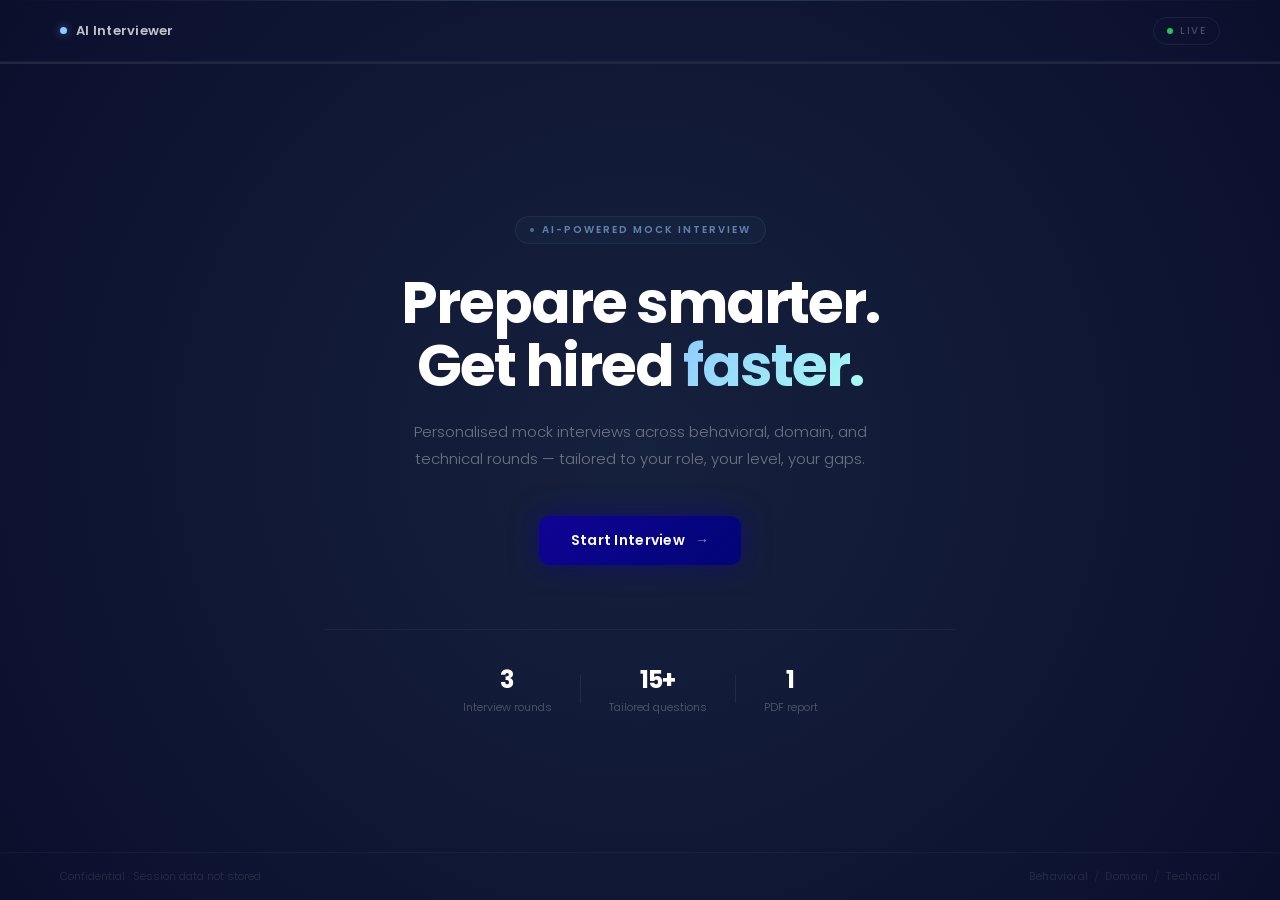
<file: UI/index.html>
<!DOCTYPE html>
<html lang="en">
<head>
<meta charset="UTF-8"/>
<meta name="viewport" content="width=device-width, initial-scale=1.0"/>
<title>AI Interviewer</title>
<link href="https://fonts.googleapis.com/css2?family=Poppins:wght@300;400;500;600;700&display=swap" rel="stylesheet"/>
<style>
:root {
  --c7:#100396; --c9:#010574; --c10:#8fc9ff;
}

*, *::before, *::after { box-sizing: border-box; margin: 0; padding: 0; }
html, body { height: 100%; }

body {
  font-family: 'Poppins', sans-serif;
  background: #050508;
  color: #fff;
  min-height: 100vh;
  display: flex; flex-direction: column;
}

/* mainpage radial */
body::before {
  content: '';
  position: fixed; inset: 0; z-index: 0; pointer-events: none;
  background: radial-gradient(circle at center, #16213E 0%, #0A0F2C 100%);
}

/* top hairline */
body::after {
  content: '';
  position: fixed; top: 0; left: 0; right: 0; height: 1px; z-index: 2; pointer-events: none;
  background: linear-gradient(to right, transparent, rgba(143,201,255,0.18) 40%, rgba(143,201,255,0.18) 60%, transparent);
}

/* ── NAV ── */
nav {
  position: relative; z-index: 10; flex-shrink: 0;
  display: flex; align-items: center; justify-content: space-between;
  padding: 0 60px; height: 62px;
  border-bottom: 1px solid rgba(255,255,255,0.05);
}
.logo {
  display: flex; align-items: center; gap: 9px;
  font-size: 13px; font-weight: 600; letter-spacing: 0.02em;
  color: rgba(255,255,255,0.75);
}
.logo-pip {
  width: 7px; height: 7px; border-radius: 50%;
  background: var(--c10);
  box-shadow: 0 0 10px rgba(143,201,255,0.5);
}
.live {
  display: flex; align-items: center; gap: 7px;
  font-size: 10px; font-weight: 500; letter-spacing: 0.14em; text-transform: uppercase;
  color: rgba(255,255,255,0.25);
  border: 1px solid rgba(255,255,255,0.07);
  padding: 5px 13px; border-radius: 100px;
}
.live-dot {
  width: 6px; height: 6px; border-radius: 50%; background: #22c55e;
  animation: blink 2s ease-in-out infinite;
}
@keyframes blink { 0%,100%{opacity:1;} 50%{opacity:.3;} }

/* ── PROGRESS ── */
.pbar-wrap { flex-shrink: 0; position: relative; z-index: 1; height: 2px; background: #1e293b; }
.pbar-fill {
  height: 100%; width: 0%;
  background: linear-gradient(to right, var(--c7), var(--c10));
  box-shadow: 0 0 10px rgba(143,201,255,0.35);
  transition: width .5s cubic-bezier(.4,0,.2,1);
}

/* ── MAIN ── */
main {
  position: relative; z-index: 1;
  flex: 1; display: flex; flex-direction: column;
  align-items: center; justify-content: center;
}

/* ── HERO ── */
#s0 {
  display: none; flex-direction: column;
  align-items: center; text-align: center;
  padding: 80px 24px 64px;
  max-width: 680px; width: 100%;
  animation: rise .6s cubic-bezier(.16,1,.3,1) both;
}
#s0.on { display: flex; }
@keyframes rise { from{opacity:0;transform:translateY(22px);} to{opacity:1;transform:none;} }

/* eyebrow */
.eyebrow {
  display: inline-flex; align-items: center; gap: 8px;
  font-size: 10px; font-weight: 600; letter-spacing: 0.2em; text-transform: uppercase;
  color: var(--c10); opacity: .6;
  border: 1px solid rgba(143,201,255,0.15);
  background: rgba(143,201,255,0.05);
  padding: 5px 14px; border-radius: 100px;
  margin-bottom: 28px;
}
.eyebrow-dot { width: 4px; height: 4px; border-radius: 50%; background: var(--c10); opacity: .8; }

/* headline */
.hero-h {
  font-size: clamp(34px, 5vw, 58px);
  font-weight: 700; letter-spacing: -0.035em; line-height: 1.08;
  margin-bottom: 20px;
}
.hero-h em {
  font-style: normal;
  background: linear-gradient(135deg, var(--c10) 0%, #a9fff2 100%);
  -webkit-background-clip: text; -webkit-text-fill-color: transparent;
  background-clip: text;
}

/* sub */
.hero-sub {
  font-size: 15px; font-weight: 300; line-height: 1.8;
  color: rgba(255,255,255,0.38);
  max-width: 480px; margin: 0 auto 44px;
}

/* cta */
.hero-cta { display: flex; align-items: center; justify-content: center; gap: 14px; margin-bottom: 64px; flex-wrap: wrap; }

.btn-start {
  padding: 14px 32px;
  background: linear-gradient(135deg, var(--c7), var(--c9));
  border: none; border-radius: 10px;
  font-family: 'Poppins', sans-serif; font-size: 14px; font-weight: 600;
  color: #fff; letter-spacing: 0.02em; cursor: pointer;
  display: flex; align-items: center; gap: 10px;
  box-shadow: 0 0 28px rgba(16,3,150,0.5);
  transition: opacity .2s, transform .15s, box-shadow .2s;
}
.btn-start:hover { opacity: .87; transform: translateY(-2px); box-shadow: 0 8px 40px rgba(16,3,150,0.65); }
.btn-start:active { transform: translateY(0); }
.btn-start .arr { opacity: .55; transition: transform .2s, opacity .2s; }
.btn-start:hover .arr { transform: translateX(4px); opacity: 1; }

.cta-note { font-size: 12px; font-weight: 300; color: rgba(255,255,255,0.2); }

/* stats */
.stats {
  display: flex; align-items: center; justify-content: center; gap: 28px;
  padding-top: 32px; border-top: 1px solid rgba(255,255,255,0.05);
  width: 100%;
}
.stat { display: flex; flex-direction: column; align-items: center; gap: 2px; }
.stat-n { font-size: 24px; font-weight: 700; letter-spacing: -0.03em; }
.stat-l { font-size: 11px; font-weight: 300; color: rgba(255,255,255,0.28); }
.stat-sep { width: 1px; height: 28px; background: rgba(255,255,255,0.07); }

/* ── QUESTION SCREENS ── */
.qscreen {
  display: none; flex-direction: column;
  align-items: center; justify-content: center;
  width: 100%; padding: 40px 24px 60px;
  flex: 1;
}
.qscreen.on {
  display: flex;
  animation: rise .38s cubic-bezier(.16,1,.3,1) both;
}

.q-wrap { width: 100%; max-width: 520px; }

.q-label {
  font-size: 10px; font-weight: 600; letter-spacing: 0.22em; text-transform: uppercase;
  color: var(--c10); opacity: .55; margin-bottom: 16px;
  display: flex; align-items: center; gap: 10px;
}
.q-label::before { content: ''; display: block; width: 20px; height: 1px; background: var(--c10); opacity: .4; }

.q-h {
  font-size: clamp(26px, 4vw, 38px); font-weight: 600;
  letter-spacing: -0.025em; line-height: 1.18; margin-bottom: 10px;
}
.q-hint {
  font-size: 13px; font-weight: 300; color: rgba(255,255,255,0.38);
  margin-bottom: 38px; line-height: 1.7;
}

/* underline input */
.line-in {
  background: transparent; border: none;
  border-bottom: 1.5px solid rgba(255,255,255,0.1);
  border-radius: 0; padding: 12px 0;
  font-family: 'Poppins', sans-serif; font-size: 20px; font-weight: 400;
  color: #fff; outline: none; width: 100%;
  transition: border-color .25s; caret-color: var(--c10);
}
.line-in::placeholder { color: rgba(255,255,255,0.1); font-weight: 300; }
.line-in:focus { border-bottom-color: var(--c10); }

/* exp tiles */
.exp-grid { display: grid; grid-template-columns: 1fr 1fr; gap: 12px; }
.exp-opt { position: relative; }
.exp-opt input[type=radio] { position: absolute; opacity: 0; width: 0; height: 0; }
.exp-opt label {
  display: flex; flex-direction: column; gap: 6px;
  padding: 20px; border-radius: 12px;
  border: 1px solid rgba(255,255,255,0.08);
  background: rgba(255,255,255,0.04);
  cursor: pointer; user-select: none; transition: all .2s;
}
.exp-opt label .en { font-size: 15px; font-weight: 500; color: rgba(255,255,255,0.45); transition: color .2s; }
.exp-opt label .ed { font-size: 12px; font-weight: 300; color: rgba(255,255,255,0.22); line-height: 1.5; transition: color .2s; }
.exp-opt input:checked + label { border-color: rgba(143,201,255,0.3); background: rgba(16,3,150,0.25); box-shadow: 0 0 22px rgba(16,3,150,0.18) inset; }
.exp-opt input:checked + label .en { color: var(--c10); }
.exp-opt input:checked + label .ed { color: rgba(143,201,255,0.4); }
.exp-opt label:hover { border-color: rgba(255,255,255,0.14); }
.exp-opt label:hover .en { color: rgba(255,255,255,0.72); }

/* actions */
.act-row { margin-top: 40px; display: flex; align-items: center; gap: 16px; }
.btn-q {
  padding: 12px 28px;
  background: linear-gradient(135deg, var(--c7), var(--c9));
  border: none; border-radius: 10px;
  font-family: 'Poppins', sans-serif; font-size: 14px; font-weight: 600;
  color: #fff; letter-spacing: 0.02em; cursor: pointer;
  display: flex; align-items: center; gap: 8px;
  box-shadow: 0 0 22px rgba(16,3,150,0.4);
  transition: opacity .2s, transform .15s, box-shadow .2s;
}
.btn-q:hover:not(:disabled) { opacity: .87; transform: translateY(-2px); box-shadow: 0 6px 32px rgba(16,3,150,0.6); }
.btn-q:active:not(:disabled) { transform: translateY(0); }
.btn-q:disabled { opacity: .3; cursor: not-allowed; }
.btn-q .arr { opacity: .55; transition: transform .2s, opacity .2s; }
.btn-q:hover:not(:disabled) .arr { transform: translateX(4px); opacity: 1; }

.spin {
  width: 13px; height: 13px;
  border: 1.5px solid rgba(255,255,255,.2); border-top-color: #fff;
  border-radius: 50%; animation: spin .7s linear infinite; display: none;
}
@keyframes spin { to{transform:rotate(360deg);} }
.btn-q.loading .spin { display: block; }
.btn-q.loading .arr  { display: none; }

.hint { font-size: 11px; font-weight: 300; color: rgba(255,255,255,0.18); }

.status {
  margin-top: 12px; font-size: 11px; font-weight: 300;
  color: rgba(255,255,255,0.2); min-height: 16px; transition: color .3s;
}
.status.err  { color: #f87171; }
.status.info { color: var(--c10); }

/* ── FOOTER ── */
footer {
  position: relative; z-index: 1; flex-shrink: 0;
  padding: 15px 60px;
  border-top: 1px solid rgba(255,255,255,0.04);
  display: flex; align-items: center; justify-content: space-between;
}
.f-note { font-size: 11px; font-weight: 300; color: rgba(255,255,255,0.12); }
.f-rounds { display: flex; align-items: center; gap: 6px; font-size: 11px; color: rgba(255,255,255,0.1); }
.f-sep { color: rgba(255,255,255,0.06); }

/* ── RESPONSIVE ── */
@media (max-width: 600px) {
  nav { padding: 0 24px; }
  footer { padding: 14px 24px; .f-rounds { display: none; } }
  #s0 { padding: 60px 24px 48px; }
  .hero-sub { font-size: 14px; }
  .stats { gap: 16px; }
  .stat-n { font-size: 20px; }
  .exp-grid { grid-template-columns: 1fr; }
  .q-h { font-size: 26px; }
  .qscreen { padding: 32px 24px 48px; }
}
@media (max-width: 380px) {
  .hero-h { font-size: 30px; }
  .hero-cta { flex-direction: column; align-items: center; }
}
</style>
</head>
<body>

<nav>
  <div class="logo">
    <span class="logo-pip"></span>
    AI Interviewer
  </div>
  <div class="live">
    <span class="live-dot"></span>
    Live
  </div>
</nav>

<div class="pbar-wrap">
  <div class="pbar-fill" id="pbar"></div>
</div>

<main>

  <!-- ── HERO ── -->
  <div id="s0" class="on">
    <div class="eyebrow">
      <span class="eyebrow-dot"></span>
      AI-powered mock interview
    </div>

    <h1 class="hero-h">
      Prepare smarter.<br>Get hired <em>faster.</em>
    </h1>

    <p class="hero-sub">
      Personalised mock interviews across behavioral, domain, and technical rounds — tailored to your role, your level, your gaps.
    </p>

    <div class="hero-cta">
      <button class="btn-start" onclick="go(1)">
        Start Interview
        <span class="arr">→</span>
      </button>
      
    </div>

    <div class="stats">
      <div class="stat">
        <span class="stat-n">3</span>
        <span class="stat-l">Interview rounds</span>
      </div>
      <div class="stat-sep"></div>
      <div class="stat">
        <span class="stat-n">15+</span>
        <span class="stat-l">Tailored questions</span>
      </div>
      <div class="stat-sep"></div>
      <div class="stat">
        <span class="stat-n">1</span>
        <span class="stat-l">PDF report</span>
      </div>
    </div>
  </div>

  <!-- ── STEP 1 — NAME ── -->
  <div class="qscreen" id="s1">
    <div class="q-wrap">
      <div class="q-label">Step 1 of 3</div>
      <h2 class="q-h">What's your name?</h2>
      <p class="q-hint">We'll use this to personalise your session and report.</p>
      <input class="line-in" type="text" id="inp-name" placeholder="Your full name…" autocomplete="name"/>
      <div class="act-row">
        <button class="btn-q" onclick="go(2)"><span>Continue</span><span class="arr">→</span></button>
        <span class="hint">or press Enter ↵</span>
      </div>
      <p class="status" id="e1"></p>
    </div>
  </div>

  <!-- ── STEP 2 — ROLE ── -->
  <div class="qscreen" id="s2">
    <div class="q-wrap">
      <div class="q-label">Step 2 of 3</div>
      <h2 class="q-h">What role are you<br>preparing for?</h2>
      <p class="q-hint">Be specific — we tailor every question to your field.</p>
      <input class="line-in" type="text" id="inp-role" placeholder="e.g. Frontend Engineer, Product Manager…" autocomplete="off"/>
      <div class="act-row">
        <button class="btn-q" onclick="go(3)"><span>Continue</span><span class="arr">→</span></button>
        <span class="hint">or press Enter ↵</span>
      </div>
      <p class="status" id="e2"></p>
    </div>
  </div>

  <!-- ── STEP 3 — EXPERIENCE ── -->
  <div class="qscreen" id="s3">
    <div class="q-wrap">
      <div class="q-label">Step 3 of 3</div>
      <h2 class="q-h">Your experience level?</h2>
      <p class="q-hint">This shapes the depth and difficulty of your session.</p>
      <div class="exp-grid">
        <div class="exp-opt">
          <input type="radio" name="exp" id="r-fresh" value="fresher"/>
          <label for="r-fresh">
            <span class="en">Fresher</span>
            <span class="ed">0–1 year. Fundamentals, core concepts, attitude.</span>
          </label>
        </div>
        <div class="exp-opt">
          <input type="radio" name="exp" id="r-exp" value="experienced"/>
          <label for="r-exp">
            <span class="en">Experienced</span>
            <span class="ed">1+ years. System design, depth, trade-offs.</span>
          </label>
        </div>
      </div>
      <div class="act-row">
        <button class="btn-q" id="btn-sub" onclick="submit()">
          <span class="spin"></span>
          <span>Begin Interview</span>
          <span class="arr">→</span>
        </button>
      </div>
      <p class="status" id="e3"></p>
    </div>
  </div>

</main>

<footer>
  <span class="f-note">Confidential · Session data not stored</span>
  <div class="f-rounds">
    <span>Behavioral</span><span class="f-sep"> / </span>
    <span>Domain</span><span class="f-sep"> / </span>
    <span>Technical</span>
  </div>
</footer>

<script>
const API = "https://ai-interviewer-1-mqxc.onrender.com";
const pbar = document.getElementById('pbar');

fetch(`${API}/`,{method:'GET',signal:AbortSignal.timeout(6000)}).catch(()=>{});

function go(n) {
  if (n===2 && !val('inp-name')) { setErr('e1','Please enter your name.'); return; }
  if (n===3 && !val('inp-role')) { setErr('e2','Please tell us the role.'); return; }
  clr('e1'); clr('e2');

  document.getElementById('s0').classList.remove('on');
  document.querySelectorAll('.qscreen').forEach(s=>s.classList.remove('on'));

  const prog = {0:'0%',1:'0%',2:'35%',3:'68%'};
  if (n===0) {
    document.getElementById('s0').classList.add('on');
  } else {
    document.getElementById(`s${n}`).classList.add('on');
    const inp = document.querySelector(`#s${n} .line-in`);
    if (inp) setTimeout(()=>inp.focus(),90);
  }
  pbar.style.width = prog[n];
}

async function submit() {
  const sel = document.querySelector('input[name="exp"]:checked');
  if (!sel) { setErr('e3','Please choose your experience level.','err'); return; }
  clr('e3');

  const name = val('inp-name'), role = val('inp-role');
  const btn = document.getElementById('btn-sub');
  btn.classList.add('loading'); btn.disabled = true;
  pbar.style.width = '100%';

  // Clear old session — mainpage will call /startinterview during skeleton screen
  localStorage.removeItem('session_id');
  localStorage.removeItem('greeting');

  // Store form data
  localStorage.setItem('candidate_name', name);
  localStorage.setItem('candidate_role', role);
  localStorage.setItem('is_fresher', sel.value === 'fresher' ? 'true' : 'false');

  // Redirect immediately — skeleton screen handles the cold start wait
  setTimeout(() => window.location.href = 'mainpage.html', 200);
}

const val = id => document.getElementById(id).value.trim();
function setErr(id,msg,cls='err'){const el=document.getElementById(id);el.className='status '+cls;el.textContent=msg;}
function clr(id){const el=document.getElementById(id);el.className='status';el.textContent='';}

document.getElementById('inp-name').addEventListener('keydown',e=>{if(e.key==='Enter')go(2);});
document.getElementById('inp-role').addEventListener('keydown',e=>{if(e.key==='Enter')go(3);});
document.querySelectorAll('input[name="exp"]').forEach(r=>{
  r.addEventListener('change',()=>setTimeout(submit,300));
});
</script>
</body>
</html>
</file>
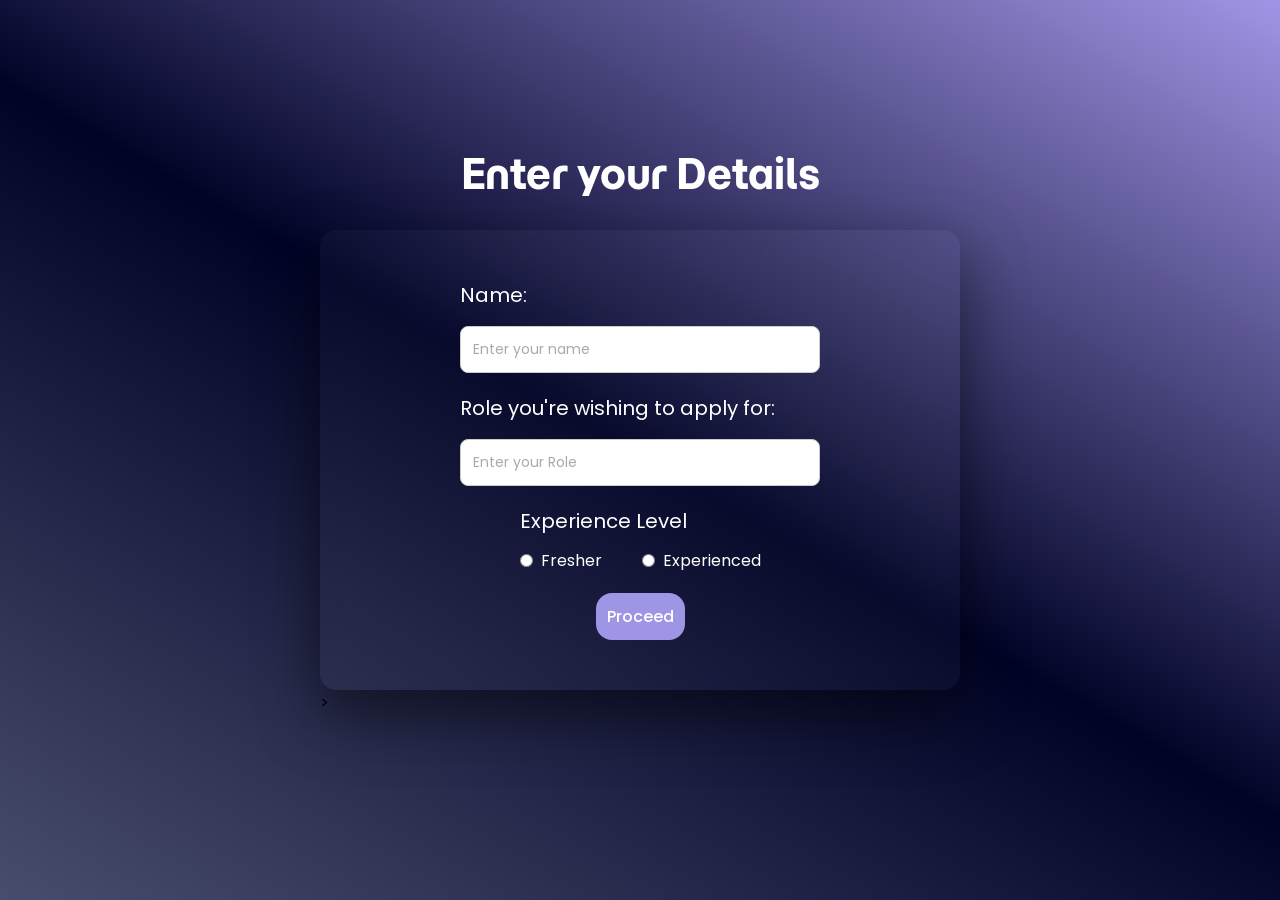
<file: UI/index2.html>
<!DOCTYPE html>
<html lang="en">

<head>
    <meta charset="UTF-8">
    <meta name="viewport" content="width=device-width, initial-scale=1.0">
    <title>AI Interviwer</title>
    <link rel="stylesheet" href="index.css">
</head>

<body>
    <div class="maincont">
        <div class="head">
            Enter your Details
        </div>
        <!--White cardbox-->
        <div class="subcont">
            <!--name-->
            <div class="name ip">
                <div class="n">
                    <label for="name">Name:</label>
                </div>
                <div class="ni">
                    <input type="text" id="name" name="name" placeholder="Enter your name">
                </div>
            </div>
            <!--role-->
            <div class="role ip">
                <div class="r">
                    <label for="role">Role you're wishing to apply for:</label>
                </div>
                <div class="ri">
                    <input type="text" id="role" name="role" placeholder="Enter your Role">
                </div>
            </div>
            <div class="contexp">
                <div class="exp">
                    <label>Experience Level</label>
                    <div class="radio-group">
                        <label class="opt">
                            <input type="radio" name="exp" value="fresher">
                            Fresher
                        </label>

                        <label class="opt">
                            <input type="radio" name="exp" value="experienced">
                            Experienced
                        </label>

                    </div>
                </div>
            </div>


            <!--button-->
            <div class="btn" id="proceed-btn">Proceed</div>
        </div>
        <!--cardbox ends-->>
        <p class="typewriter">
            <span id="typing" class="typing">Preparing your interview experience…</span>
        </p>

    </div>
<script>
const API_BASE = "http://127.0.0.1:8000";

document.getElementById("proceed-btn").addEventListener("click", async () => {

    const name = document.getElementById("name").value.trim();
    const role = document.getElementById("role").value.trim();
    const exp  = document.querySelector('input[name="exp"]:checked');

    if(!name || !role || !exp){
        alert("Please fill all fields");
        return;
    }

    const isFresher = exp.value === "fresher";

    try{

        const res = await fetch(`${API_BASE}/startinterview`,{
            method:"POST",
            headers:{
                "Content-Type":"application/json"
            },
            body:JSON.stringify({
                name:name,
                role:role,  
                is_fresher:isFresher
            })
        });

        const data = await res.json();

        // save session data
        localStorage.setItem("session_id",data.session_id);
        localStorage.setItem("candidate_name",name);
        localStorage.setItem("candidate_role",role);
        localStorage.setItem("greeting",data.greeting);

        // go to interview page
        window.location.href="mainpage.html";

    }
    catch(err){
        alert("Server not running");
        console.error(err);
    }

});
</script>
</body>

</html>
</file>
<file: UI/index.css>
@import url('https://fonts.googleapis.com/css2?family=Poppins:wght@300;400;500;600&display=swap');
@import url('https://fonts.googleapis.com/css2?family=Momo+Trust+Display&display=swap');

* {
    margin: 0;
    padding: 0;
    box-sizing: border-box;
    font-family: 'Poppins', sans-serif;
}

:root {
    --c1: #9f95e5;
    --c2: #494d6d;
    --c3: #010326;
    --c4: white;
    --c5: black;
}

body {
    margin: 0;
    min-height: 100vh;
    height: 100vh;
    display: flex;
    align-items: center;
    justify-content: center;
    background: linear-gradient(30deg, var(--c2), var(--c3), var(--c1));


}

.subcont {
    background: rgba(245, 245, 245, 0.03);
    backdrop-filter: blur(10px);
    width: 640px;
    height: 460px;
    padding: 30px;
    border-radius: 16px;
    box-shadow: 0 25px 60px rgba(0, 0, 0, 0.501);
    display: flex;
    flex-direction: column;
    justify-content: center;
    align-items: center;
    gap: 20px;
}


.head {
    display: flex;
    align-items: center;
    justify-content: center;
    font-size: 40px;
    color: var(--c4);
    margin-bottom: 30px;
    font-family: "Momo Trust Display", sans-serif;
    font-weight: 200;
    font-style: normal;
}


.ip {
    display: flex;
    flex-direction: column;
    gap: 16px;
}

label {
    font-size: 20px;
    color: var(--c4);
}

input {
    height: 47px;
    width: 360px;
    border-radius: 8px;
    border: 1px solid #ccc;
    padding: 0 12px;
    font-size: 14px;
    transition: 0.3s;
}

input:focus {
    outline: none;
    border-color: #ffffff;
    box-shadow: 2px 5px 10px rgba(255, 255, 255, 0.403);
}

input::placeholder {
    color: #aaa;
}

.typewriter {
    margin-top: 10px;
    font-size: 18px;
    color: #eaeaea;
    white-space: nowrap;
    display: flex;
    justify-content: center;
    align-items: center;
}

.typing {
    position: relative;
    display: inline-block;
    white-space: nowrap;
    overflow: hidden;
    width: 0;
    animation: typing 8s steps(38, end) infinite;

}

/* Cursor */
.typing::after {
    content: "";
    position: absolute;
    right: 0;
    top: 0;
    height: 100%;
    width: 3px;
    background: rgba(255, 255, 255, 0.7);
    animation: blink 0.8s step-end infinite;
}

.btn {
    border-radius: 16px;
    background-color: var(--c1);
    color: white;
    display: flex;
    align-items: center;
    justify-content: center;
    font-weight: 500;
    cursor: pointer;
    transition: all 0.35s ease;
    position: relative;
    overflow: hidden;
    padding: 11px;
}

.btn:hover {
    transform: translateY(-2px);
    box-shadow: 3px 3px 10px var(--c2);
}


.btn::before {
    content: "";
    position: absolute;
    inset: 0;
    background: linear-gradient(120deg,
            transparent,
            rgba(255, 255, 255, 0.35),
            transparent);
    transform: translateX(-100%);
}

.btn:hover::before {
    animation: shimmer 1.2s ease;
}

.opt {

    color: white;
    font-size: 16px;
    display: flex;
    align-items: center;
    gap: 8px;

}
.contexp{
    display: flex;
    align-items: center;
}
.radio-group {
    display: flex;
    gap: 40px;
    margin-top: 12px;
    padding: 0;

}

.exp {
    width: 100%;
    color: white;
}

input[type="radio"] {
    width: auto;
    height: auto;
    margin: 0;
    outline: none;
    box-shadow: none;

}


@keyframes shimmer {
    to {
        transform: translateX(100%);
    }
}



@keyframes typing {
    0% {
        width: 0ch;
    }

    35% {
        width: 38ch;
    }

    55% {
        width: 38ch;
    }

    75% {
        width: 0ch;
    }

    100% {
        width: 0ch;
    }
}

@keyframes blink {
    50% {
        border-color: transparent;
    }
}
</file>
